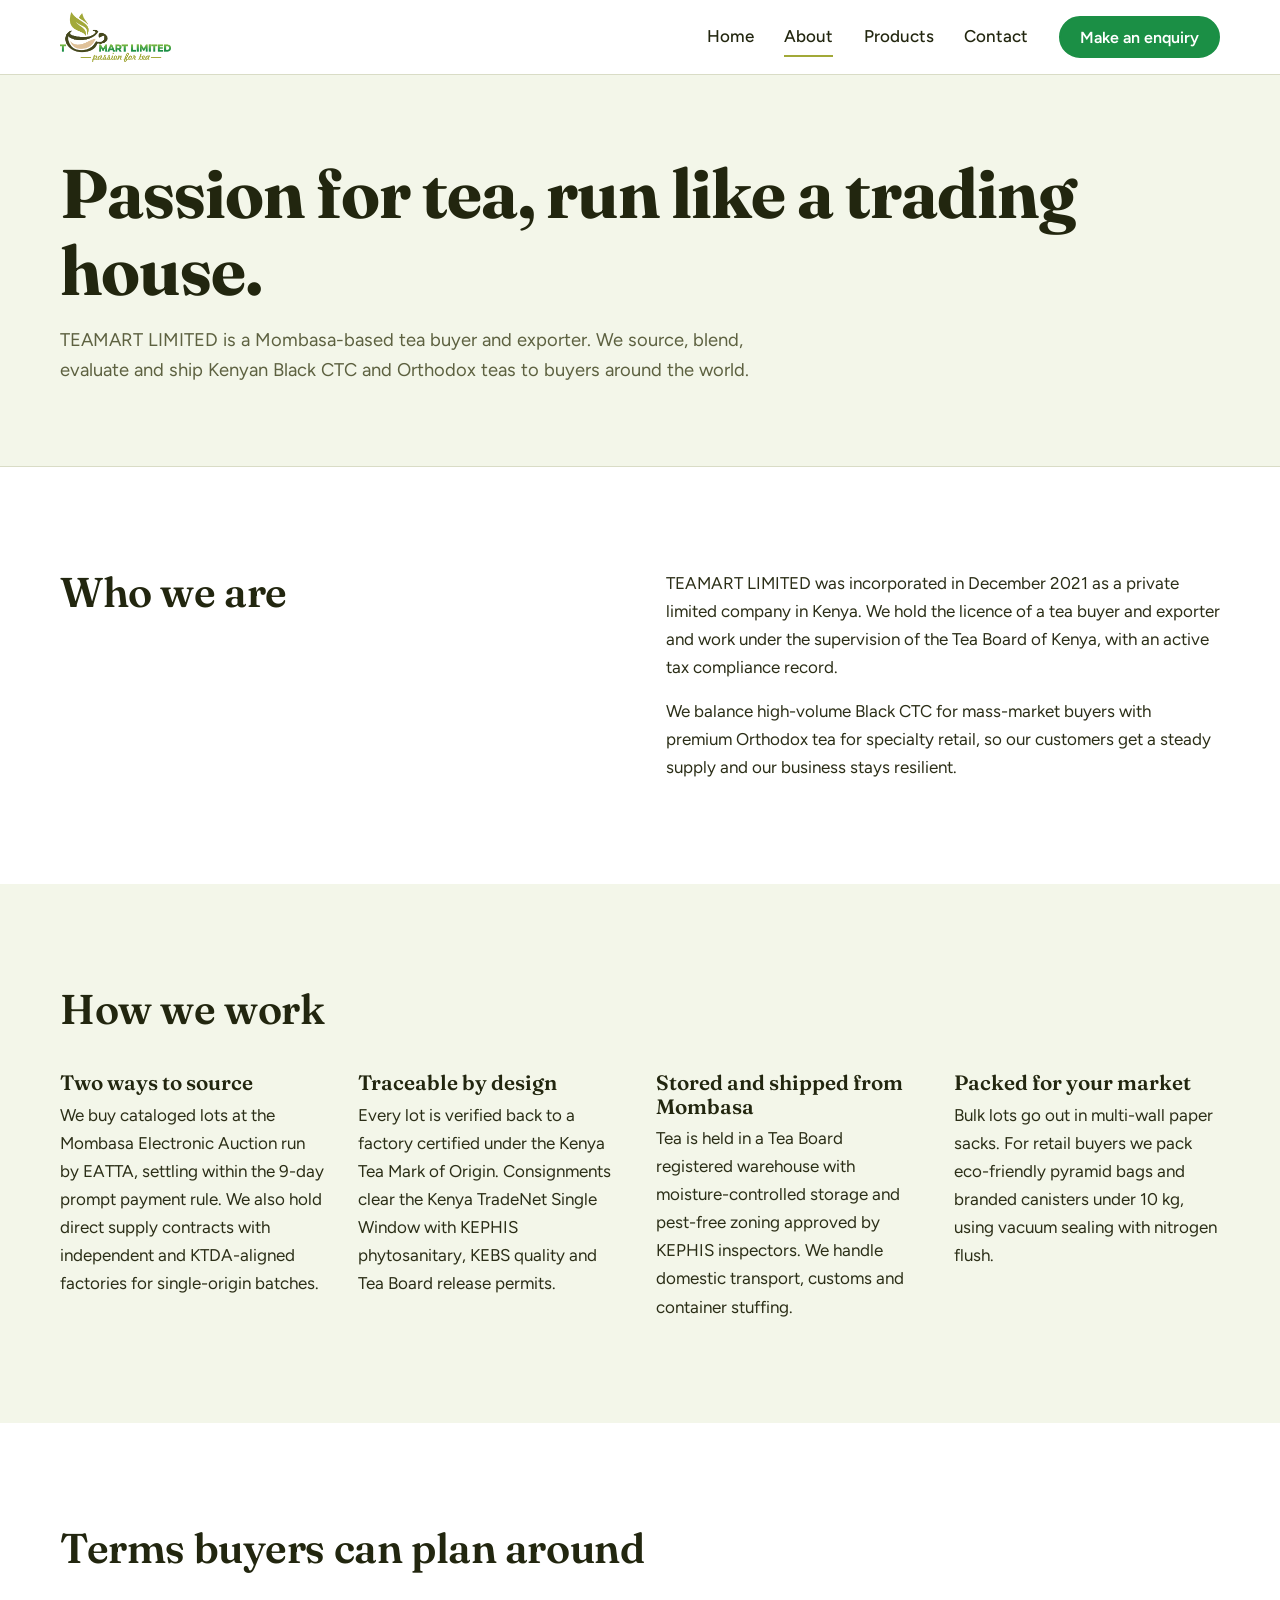
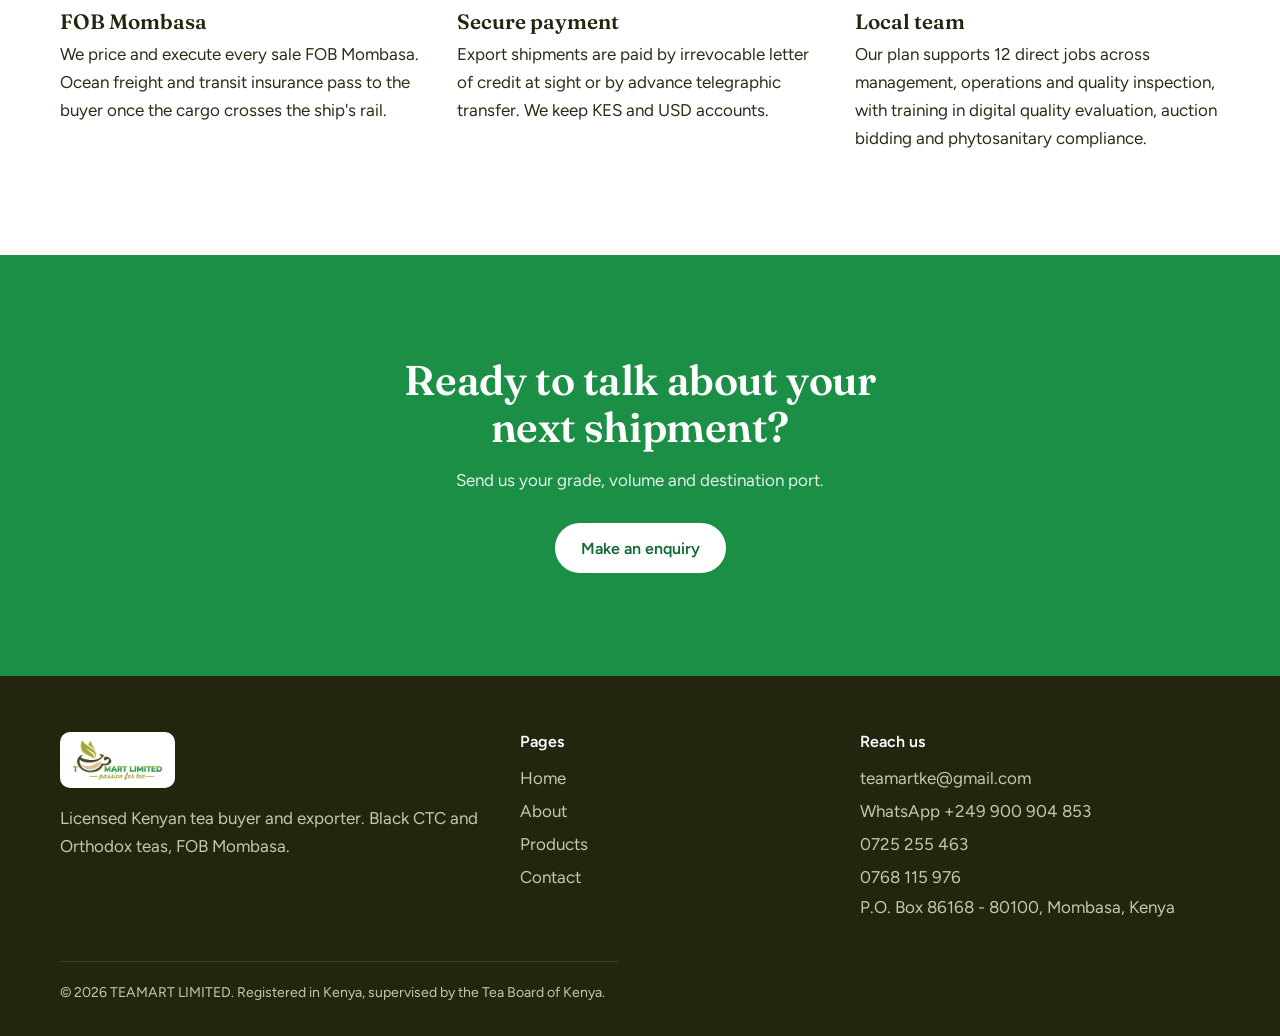
<file: teamart-website/teamart-website/about.html>
<!DOCTYPE html>
<html lang="en">
<head>
<meta charset="utf-8">
<meta name="viewport" content="width=device-width, initial-scale=1">
<title>About | TEAMART LIMITED</title>
<meta name="description" content="TEAMART LIMITED is a licensed Kenyan tea buyer and exporter in Mombasa. Learn how we source, trace, pack and ship Black CTC and Orthodox teas.">
<link rel="icon" href="assets/favicon.png">
<link rel="stylesheet" href="css/style.css">
</head>
<body>
<div id="site-header"></div>
<main>
<div class="phead"><div class="wrap">
  <h1>Passion for tea, run like a trading house.</h1>
  <p>TEAMART LIMITED is a Mombasa-based tea buyer and exporter. We source, blend, evaluate and ship Kenyan Black CTC and Orthodox teas to buyers around the world.</p>
</div></div>

<section><div class="wrap split">
  <div><h2>Who we are</h2></div>
  <div>
    <p>TEAMART LIMITED was incorporated in December 2021 as a private limited company in Kenya. We hold the licence of a tea buyer and exporter and work under the supervision of the Tea Board of Kenya, with an active tax compliance record.</p>
    <p style="margin-top:1rem">We balance high-volume Black CTC for mass-market buyers with premium Orthodox tea for specialty retail, so our customers get a steady supply and our business stays resilient.</p>
  </div>
</div></section>

<section class="tint"><div class="wrap">
  <div class="head"><h2>How we work</h2></div>
  <div class="cols">
    <div><h3>Two ways to source</h3><p>We buy cataloged lots at the Mombasa Electronic Auction run by EATTA, settling within the 9-day prompt payment rule. We also hold direct supply contracts with independent and KTDA-aligned factories for single-origin batches.</p></div>
    <div><h3>Traceable by design</h3><p>Every lot is verified back to a factory certified under the Kenya Tea Mark of Origin. Consignments clear the Kenya TradeNet Single Window with KEPHIS phytosanitary, KEBS quality and Tea Board release permits.</p></div>
    <div><h3>Stored and shipped from Mombasa</h3><p>Tea is held in a Tea Board registered warehouse with moisture-controlled storage and pest-free zoning approved by KEPHIS inspectors. We handle domestic transport, customs and container stuffing.</p></div>
    <div><h3>Packed for your market</h3><p>Bulk lots go out in multi-wall paper sacks. For retail buyers we pack eco-friendly pyramid bags and branded canisters under 10 kg, using vacuum sealing with nitrogen flush.</p></div>
  </div>
</div></section>

<section><div class="wrap">
  <div class="head"><h2>Terms buyers can plan around</h2></div>
  <div class="cols">
    <div><h3>FOB Mombasa</h3><p>We price and execute every sale FOB Mombasa. Ocean freight and transit insurance pass to the buyer once the cargo crosses the ship's rail.</p></div>
    <div><h3>Secure payment</h3><p>Export shipments are paid by irrevocable letter of credit at sight or by advance telegraphic transfer. We keep KES and USD accounts.</p></div>
    <div><h3>Local team</h3><p>Our plan supports 12 direct jobs across management, operations and quality inspection, with training in digital quality evaluation, auction bidding and phytosanitary compliance.</p></div>
  </div>
</div></section>

<section class="band"><div class="wrap">
  <h2>Ready to talk about your next shipment?</h2>
  <p>Send us your grade, volume and destination port.</p>
  <a class="btn" href="contact.html#enquiry">Make an enquiry</a>
</div></section>
</main>
<div id="site-footer"></div>
<script src="js/main.js" defer></script>
</body>
</html>
</file>
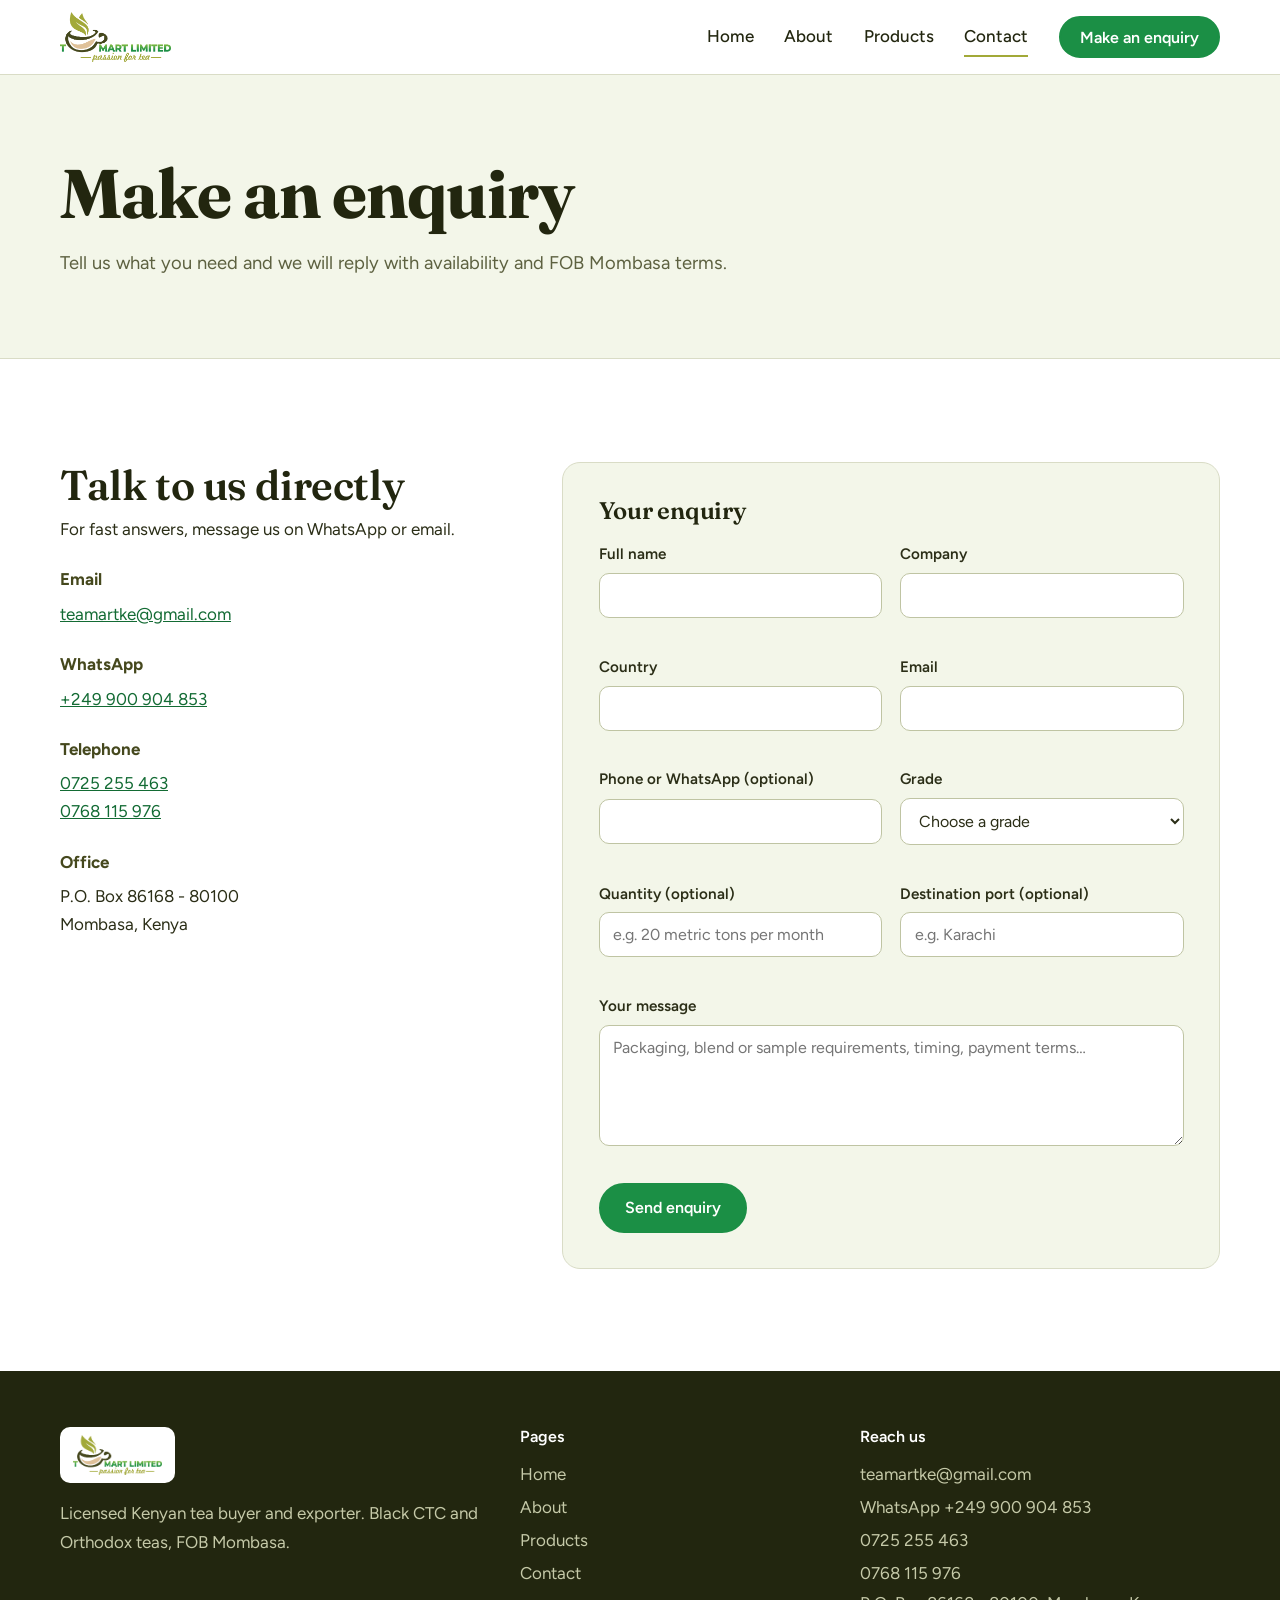
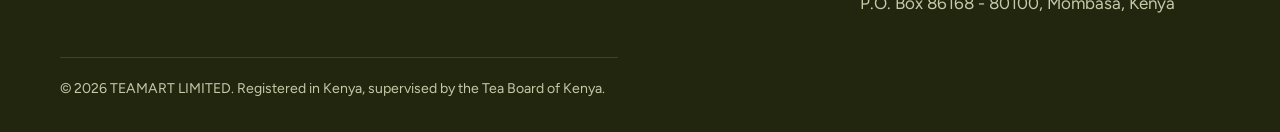
<file: teamart-website/teamart-website/contact.html>
<!DOCTYPE html>
<html lang="en">
<head>
<meta charset="utf-8">
<meta name="viewport" content="width=device-width, initial-scale=1">
<title>Contact and Enquiries | TEAMART LIMITED</title>
<meta name="description" content="Make a tea enquiry with TEAMART LIMITED, Mombasa. Tell us the grade, volume and destination port and we will reply with availability and FOB terms.">
<link rel="icon" href="assets/favicon.png">
<link rel="stylesheet" href="css/style.css">
</head>
<body>
<div id="site-header"></div>
<main>
<div class="phead"><div class="wrap">
  <h1>Make an enquiry</h1>
  <p>Tell us what you need and we will reply with availability and FOB Mombasa terms.</p>
</div></div>

<section><div class="wrap contact">
  <div class="info">
    <h2>Talk to us directly</h2>
    <p>For fast answers, message us on WhatsApp or email.</p>
    <b>Email</b><p><a href="mailto:teamartke@gmail.com">teamartke@gmail.com</a></p>
    <b>WhatsApp</b><p><a href="https://wa.me/249900904853">+249 900 904 853</a></p>
    <b>Telephone</b><p><a href="tel:0725255463">0725 255 463</a><br><a href="tel:0768115976">0768 115 976</a></p>
    <b>Office</b><p>P.O. Box 86168 - 80100<br>Mombasa, Kenya</p>
  </div>

  <form id="enquiry-form" aria-labelledby="enquiry-title" novalidate>
    <h2 id="enquiry-title" class="full" style="font-size:1.5rem" tabindex="-1"><span id="enquiry"></span>Your enquiry</h2>
    <label>Full name<input name="name" autocomplete="name" required><span class="err" role="alert"></span></label>
    <label>Company<input name="company" autocomplete="organization" required><span class="err" role="alert"></span></label>
    <label>Country<input name="country" autocomplete="country-name" required><span class="err" role="alert"></span></label>
    <label>Email<input name="email" type="email" autocomplete="email" required><span class="err" role="alert"></span></label>
    <label>Phone or WhatsApp (optional)<input name="phone" type="tel" autocomplete="tel"><span class="err"></span></label>
    <label>Grade
      <select name="grade" required>
        <option value="">Choose a grade</option>
        <optgroup label="Black CTC">
          <option>BP1 – Broken Pekoe 1</option><option>PF1 – Pekoe Fanning 1</option>
          <option>PD – Pekoe Dust</option><option>D1 – Dust 1</option>
        </optgroup>
        <optgroup label="Orthodox">
          <option>TGFOP – Tippy Golden Flowery Orange Pekoe</option><option>TGBOP – Tippy Golden Broken Orange Pekoe</option>
        </optgroup>
        <option>Several grades or not sure yet</option>
      </select><span class="err" role="alert"></span></label>
    <label>Quantity (optional)<input name="qty" placeholder="e.g. 20 metric tons per month"><span class="err"></span></label>
    <label>Destination port (optional)<input name="port" placeholder="e.g. Karachi"><span class="err"></span></label>
    <label class="full">Your message<textarea name="message" rows="5" placeholder="Packaging, blend or sample requirements, timing, payment terms…" required></textarea><span class="err" role="alert"></span></label>
    <input name="website" tabindex="-1" autocomplete="off" aria-hidden="true" style="position:absolute;left:-9999px;width:1px">
    <div class="full"><button class="btn" type="submit">Send enquiry</button></div>
    <div class="ok" role="status"></div>
  </form>
</div></section>
</main>
<div id="site-footer"></div>
<script src="js/main.js" defer></script>
</body>
</html>
</file>
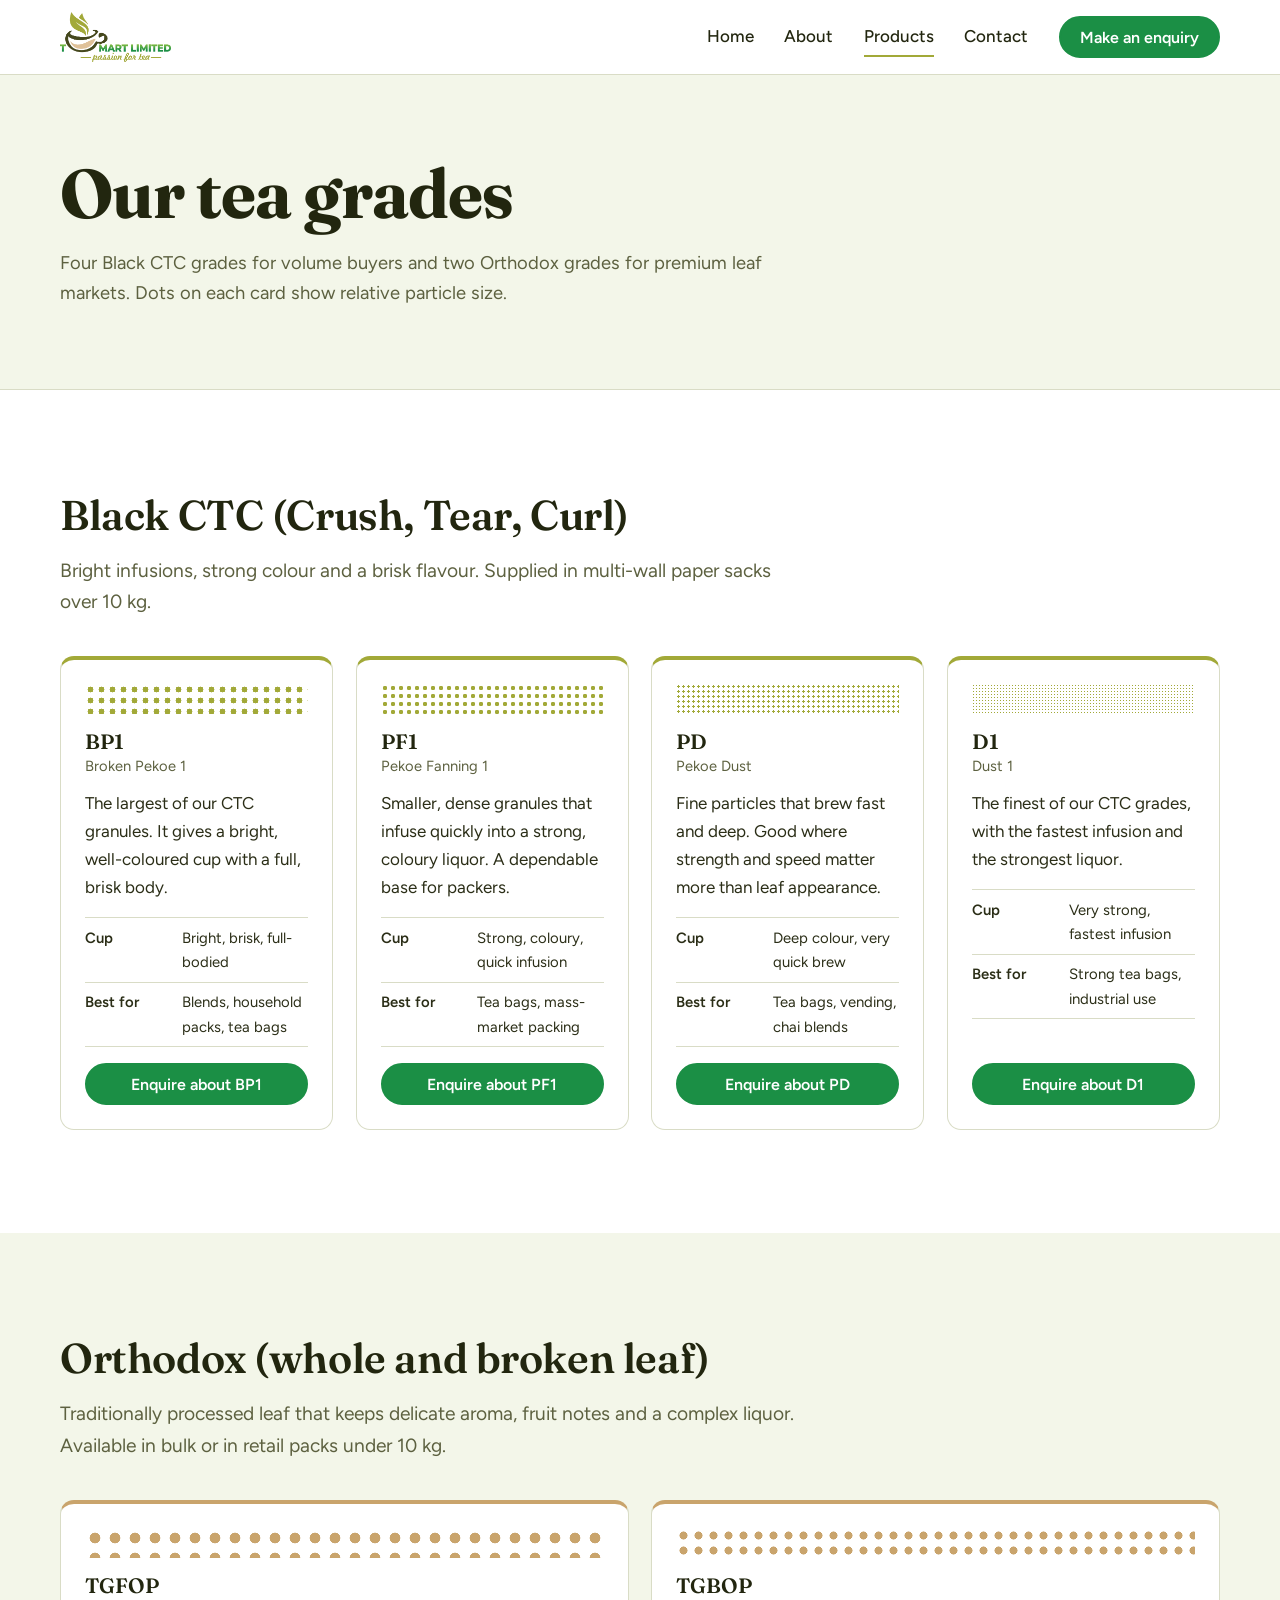
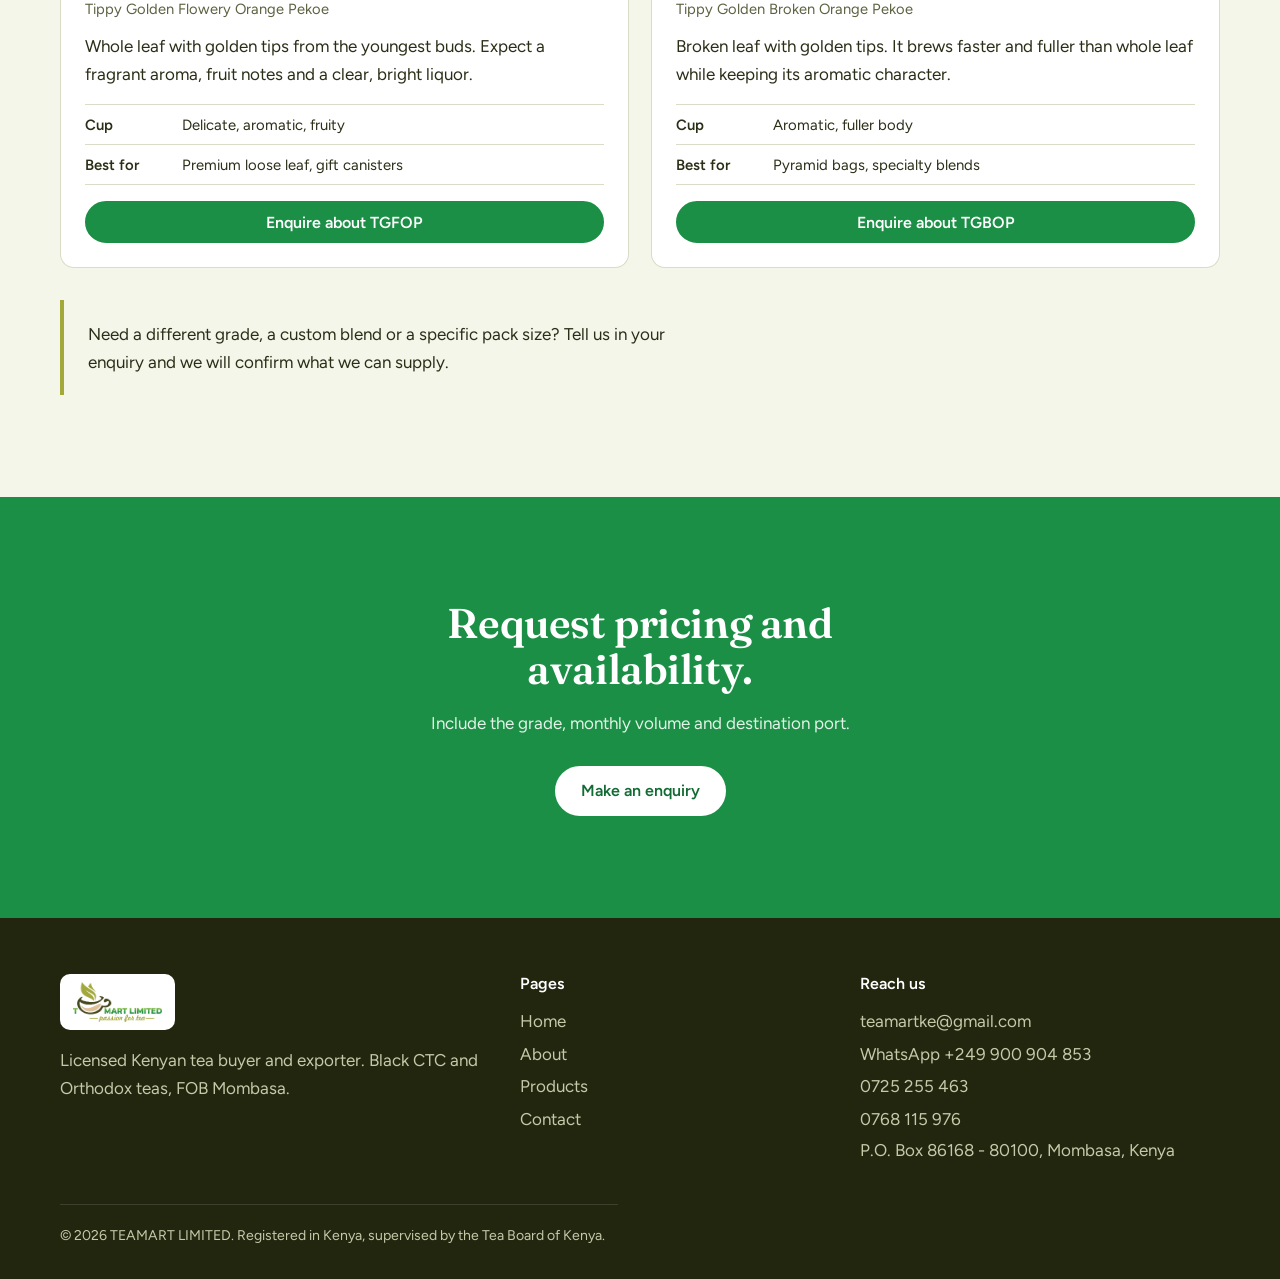
<file: teamart-website/teamart-website/products.html>
<!DOCTYPE html>
<html lang="en">
<head>
<meta charset="utf-8">
<meta name="viewport" content="width=device-width, initial-scale=1">
<title>Products: CTC and Orthodox Tea Grades | TEAMART LIMITED</title>
<meta name="description" content="Kenyan Black CTC grades BP1, PF1, PD and D1, and Orthodox grades TGFOP and TGBOP, supplied in bulk or retail-ready packs from Mombasa.">
<link rel="icon" href="assets/favicon.png">
<link rel="stylesheet" href="css/style.css">
</head>
<body>
<div id="site-header"></div>
<main>
<div class="phead"><div class="wrap">
  <h1>Our tea grades</h1>
  <p>Four Black CTC grades for volume buyers and two Orthodox grades for premium leaf markets. Dots on each card show relative particle size.</p>
</div></div>

<section id="ctc" class="c"><div class="wrap">
  <div class="head"><h2>Black CTC (Crush, Tear, Curl)</h2>
  <p class="lede">Bright infusions, strong colour and a brisk flavour. Supplied in multi-wall paper sacks over 10 kg.</p></div>
  <div class="cards">
    <article class="card"><i class="g" style="--s:11"></i><h3>BP1</h3><em>Broken Pekoe 1</em>
      <p>The largest of our CTC granules. It gives a bright, well-coloured cup with a full, brisk body.</p>
      <dl><div><dt>Cup</dt><dd>Bright, brisk, full-bodied</dd></div><div><dt>Best for</dt><dd>Blends, household packs, tea bags</dd></div></dl>
      <a class="btn" href="contact.html?grade=BP1#enquiry">Enquire about BP1</a></article>
    <article class="card"><i class="g" style="--s:8"></i><h3>PF1</h3><em>Pekoe Fanning 1</em>
      <p>Smaller, dense granules that infuse quickly into a strong, coloury liquor. A dependable base for packers.</p>
      <dl><div><dt>Cup</dt><dd>Strong, coloury, quick infusion</dd></div><div><dt>Best for</dt><dd>Tea bags, mass-market packing</dd></div></dl>
      <a class="btn" href="contact.html?grade=PF1#enquiry">Enquire about PF1</a></article>
    <article class="card"><i class="g" style="--s:5"></i><h3>PD</h3><em>Pekoe Dust</em>
      <p>Fine particles that brew fast and deep. Good where strength and speed matter more than leaf appearance.</p>
      <dl><div><dt>Cup</dt><dd>Deep colour, very quick brew</dd></div><div><dt>Best for</dt><dd>Tea bags, vending, chai blends</dd></div></dl>
      <a class="btn" href="contact.html?grade=PD#enquiry">Enquire about PD</a></article>
    <article class="card"><i class="g" style="--s:3"></i><h3>D1</h3><em>Dust 1</em>
      <p>The finest of our CTC grades, with the fastest infusion and the strongest liquor.</p>
      <dl><div><dt>Cup</dt><dd>Very strong, fastest infusion</dd></div><div><dt>Best for</dt><dd>Strong tea bags, industrial use</dd></div></dl>
      <a class="btn" href="contact.html?grade=D1#enquiry">Enquire about D1</a></article>
  </div>
</div></section>

<section id="orthodox" class="tint o"><div class="wrap">
  <div class="head"><h2>Orthodox (whole and broken leaf)</h2>
  <p class="lede">Traditionally processed leaf that keeps delicate aroma, fruit notes and a complex liquor. Available in bulk or in retail packs under 10 kg.</p></div>
  <div class="cards" style="--tan:#c9a46c">
    <article class="card"><i class="g" style="--s:20"></i><h3>TGFOP</h3><em>Tippy Golden Flowery Orange Pekoe</em>
      <p>Whole leaf with golden tips from the youngest buds. Expect a fragrant aroma, fruit notes and a clear, bright liquor.</p>
      <dl><div><dt>Cup</dt><dd>Delicate, aromatic, fruity</dd></div><div><dt>Best for</dt><dd>Premium loose leaf, gift canisters</dd></div></dl>
      <a class="btn" href="contact.html?grade=TGFOP#enquiry">Enquire about TGFOP</a></article>
    <article class="card"><i class="g" style="--s:15"></i><h3>TGBOP</h3><em>Tippy Golden Broken Orange Pekoe</em>
      <p>Broken leaf with golden tips. It brews faster and fuller than whole leaf while keeping its aromatic character.</p>
      <dl><div><dt>Cup</dt><dd>Aromatic, fuller body</dd></div><div><dt>Best for</dt><dd>Pyramid bags, specialty blends</dd></div></dl>
      <a class="btn" href="contact.html?grade=TGBOP#enquiry">Enquire about TGBOP</a></article>
  </div>
  <p class="note">Need a different grade, a custom blend or a specific pack size? Tell us in your enquiry and we will confirm what we can supply.</p>
</div></section>

<section class="band"><div class="wrap">
  <h2>Request pricing and availability.</h2>
  <p>Include the grade, monthly volume and destination port.</p>
  <a class="btn" href="contact.html#enquiry">Make an enquiry</a>
</div></section>
</main>
<div id="site-footer"></div>
<script src="js/main.js" defer></script>
</body>
</html>
</file>
<file: teamart-website/teamart-website/css/style.css>
@import url('https://fonts.googleapis.com/css2?family=Fraunces:opsz,wght@9..144,400;9..144,600;9..144,700&family=Figtree:wght@400;500;600&display=swap');
:root{--ink:#22260f;--cup:#45481d;--leaf:#a2a938;--brew:#1b8f45;--brew-d:#136b34;--tan:#dfc199;--mist:#f3f6e9;--line:#d9dcc6;--fg:#2b2e17;--mute:#5d6140;
--serif:'Fraunces',Georgia,serif;--sans:'Figtree',system-ui,sans-serif}
*{box-sizing:border-box;margin:0}
html{scroll-behavior:smooth;scroll-padding-top:90px}
body{font:400 1.0625rem/1.65 var(--sans);color:var(--fg);background:#fff;-webkit-font-smoothing:antialiased}
img{max-width:100%;display:block}
a{color:var(--brew-d)}
:focus-visible{outline:3px solid var(--leaf);outline-offset:3px}
h1,h2,h3{font-family:var(--serif);line-height:1.12;color:var(--ink);font-weight:600}
h1{font-size:clamp(2.4rem,5.4vw,4.3rem);font-weight:700;letter-spacing:-.015em}
h2{font-size:clamp(1.8rem,3.4vw,2.6rem);letter-spacing:-.01em}
h3{font-size:1.3rem}
p{max-width:62ch}
.wrap{width:min(1160px,100% - 2.5rem);margin-inline:auto}
section{padding:clamp(3.5rem,8vw,6.5rem) 0}
.tint{background:var(--mist)}
.lede{font-size:1.2rem;color:var(--mute);margin-top:1rem}
.btn{display:inline-block;padding:.85rem 1.5rem;border-radius:999px;background:var(--brew);color:#fff;font-weight:600;text-decoration:none;border:2px solid var(--brew);cursor:pointer;font:600 1rem var(--sans);transition:background .2s}
.btn:hover{background:var(--brew-d);border-color:var(--brew-d)}
.btn.ghost{background:transparent;color:#fff;border-color:rgba(255,255,255,.45)}
.btn.ghost:hover{background:rgba(255,255,255,.12)}
/* header */
header.site{position:sticky;top:0;z-index:20;background:rgba(255,255,255,.94);backdrop-filter:blur(8px);border-bottom:1px solid var(--line)}
header.site .wrap{display:flex;align-items:center;justify-content:space-between;gap:1rem;min-height:74px}
header.site img{height:50px;width:auto}
nav{display:flex;align-items:center;gap:1.9rem}
nav a{text-decoration:none;color:var(--ink);font-weight:500;padding:.3rem 0;border-bottom:2px solid transparent}
nav a:hover,nav a[aria-current]{border-color:var(--leaf)}
nav .btn{color:#fff;padding:.6rem 1.2rem;border:2px solid var(--brew)}
.menu{display:none;background:none;border:1px solid var(--line);border-radius:8px;padding:.5rem .8rem;font:600 .95rem var(--sans);color:var(--ink)}
@media(max-width:820px){.menu{display:block}
nav{display:none;position:absolute;inset:74px 0 auto;background:#fff;flex-direction:column;align-items:flex-start;padding:1.2rem 1.25rem 1.6rem;border-bottom:1px solid var(--line)}
nav.open{display:flex}}
/* hero */
.hero{background:radial-gradient(1000px 500px at 85% 0,#3b4219 0,transparent 60%),var(--ink);color:#e9ecd6;padding:clamp(3.5rem,9vw,7rem) 0}
.hero h1{color:#fff;max-width:15ch}
.hero .lede{color:#cfd3b3}
.hero .grid{display:grid;grid-template-columns:1.15fr .85fr;gap:3.5rem;align-items:center}
.hero .cta{display:flex;gap:.8rem;flex-wrap:wrap;margin-top:2rem}
.ladder{background:rgba(255,255,255,.05);border:1px solid rgba(223,193,153,.3);border-radius:18px;padding:1.6rem 1.7rem}
.ladder h2{font-size:1.05rem;color:var(--tan);font-family:var(--sans);font-weight:600;margin-bottom:1rem}
.ladder li{list-style:none;display:grid;grid-template-columns:70px 1fr auto;gap:1rem;align-items:center;padding:.7rem 0;border-top:1px solid rgba(255,255,255,.1)}
.ladder b{color:#fff;font-weight:600}
.ladder small{color:#b9bd9a;font-size:.85rem}
.ladder .tag{font-size:.8rem;color:var(--leaf);font-weight:600}
.g{display:block;width:62px;height:24px;color:var(--leaf);background:radial-gradient(circle,currentColor 36%,transparent 40%) 0 0/calc(var(--s)*1px) calc(var(--s)*1px)}
.o .g{color:var(--tan)}
.hero .grid>*{animation:in .9s both}.hero .ladder{animation-delay:.2s}
@keyframes in{from{opacity:0;transform:translateY(14px)}}
@media(max-width:900px){.hero .grid{grid-template-columns:1fr}}
/* facts */
.facts{display:grid;grid-template-columns:repeat(4,1fr);gap:1.5rem;padding:2.2rem 0;border-bottom:1px solid var(--line)}
.facts dt{font:600 1.35rem var(--serif);color:var(--cup)}
.facts dd{color:var(--mute);font-size:.95rem}
@media(max-width:760px){.facts{grid-template-columns:1fr 1fr}}
/* layout blocks */
.split{display:grid;grid-template-columns:1fr 1fr;gap:clamp(1.5rem,4vw,3.5rem)}
.lane{border-radius:18px;padding:2rem 2.1rem;background:var(--mist);border:1px solid var(--line)}
.lane.dark{background:var(--cup);color:#e8ebd2;border-color:var(--cup)}
.lane.dark h3{color:#fff}.lane.dark a{color:var(--tan)}
.lane p{margin-top:.7rem}
.lane ul{margin:1rem 0 1.3rem;padding-left:1.1rem}
.head{margin-bottom:2.4rem}
.steps{display:grid;grid-template-columns:repeat(4,1fr);gap:1.4rem;counter-reset:s;list-style:none;padding:0}
.steps li{counter-increment:s;border-top:3px solid var(--leaf);padding-top:1rem}
.steps li::before{content:counter(s);font:700 1.8rem var(--serif);color:var(--brew)}
.steps h3{margin:.2rem 0 .4rem;font-size:1.15rem}
.steps p{font-size:.97rem;color:var(--mute)}
.markets{display:grid;grid-template-columns:1fr 1fr;gap:2rem}
.pills{display:flex;flex-wrap:wrap;gap:.5rem;margin-top:1rem;padding:0;list-style:none}
.pills li{padding:.4rem .95rem;border-radius:999px;background:#fff;border:1px solid var(--line);font-weight:500}
.band{background:var(--brew);color:#fff;text-align:center}
.band h2{color:#fff;margin-inline:auto;max-width:20ch}
.band p{margin:1rem auto 1.8rem;color:#e3f3e8}
.band .btn{background:#fff;color:var(--brew-d);border-color:#fff}
@media(max-width:800px){.split,.markets{grid-template-columns:1fr}.steps{grid-template-columns:1fr 1fr}}
/* page heads */
.phead{background:var(--mist);padding:clamp(3rem,7vw,5rem) 0;border-bottom:1px solid var(--line)}
.phead p{margin-top:1rem;color:var(--mute);font-size:1.15rem}
/* products */
.cards{display:grid;grid-template-columns:repeat(auto-fit,minmax(260px,1fr));gap:1.4rem}
.card{border:1px solid var(--line);border-radius:14px;padding:1.5rem;background:#fff;display:flex;flex-direction:column}
.card .g{width:100%;height:30px;margin-bottom:1rem}
.card h3{display:flex;justify-content:space-between;align-items:baseline;gap:.5rem}
.card em{font-style:normal;color:var(--mute);font-size:.92rem;margin-bottom:.7rem;display:block}
.card dl{margin:1rem 0;font-size:.93rem;border-top:1px solid var(--line)}
.card dl div{display:flex;gap:.8rem;padding:.45rem 0;border-bottom:1px solid var(--line)}
.card dt{font-weight:600;min-width:84px}
.card a.btn{margin-top:auto;text-align:center;padding:.6rem 1rem}
.o .card{border-top:4px solid var(--tan)}.c .card{border-top:4px solid var(--leaf)}
.note{margin-top:2rem;padding:1.2rem 1.5rem;background:var(--mist);border-left:4px solid var(--leaf);border-radius:0 10px 10px 0}
/* about */
.cols{display:grid;grid-template-columns:repeat(auto-fit,minmax(250px,1fr));gap:2rem}
.cols h3{margin-bottom:.4rem}
/* contact */
.contact{display:grid;grid-template-columns:.8fr 1.2fr;gap:clamp(2rem,5vw,4rem);align-items:start}
.info p{margin:.4rem 0 1.4rem}
.info b{display:block;color:var(--cup)}
form{background:var(--mist);border:1px solid var(--line);border-radius:18px;padding:clamp(1.4rem,3vw,2.2rem);display:grid;grid-template-columns:1fr 1fr;gap:1.1rem}
label{display:grid;gap:.35rem;font-weight:600;font-size:.95rem}
label.full,.full{grid-column:1/-1}
input,select,textarea{font:400 1rem var(--sans);padding:.75rem .85rem;border:1px solid #bfc4a3;border-radius:10px;background:#fff;color:var(--fg);width:100%}
input:focus,select:focus,textarea:focus{outline:3px solid rgba(27,143,69,.3);border-color:var(--brew)}
.err{color:#a3281c;font-weight:500;font-size:.85rem;min-height:1em}
[aria-invalid=true]{border-color:#a3281c}
.ok{display:none;grid-column:1/-1;padding:1.2rem 1.4rem;background:#e2f2e7;border:1px solid var(--brew);border-radius:12px}
.ok.show{display:block}
@media(max-width:820px){.contact{grid-template-columns:1fr}form{grid-template-columns:1fr}}
/* footer */
footer.site{background:var(--ink);color:#c5c9a8;padding:3.5rem 0 2rem}
footer.site .grid{display:grid;grid-template-columns:1.4fr 1fr 1.2fr;gap:2.5rem}
footer.site img{height:56px;width:auto;background:#fff;border-radius:10px;padding:.5rem .8rem;margin-bottom:1rem}
footer.site h3{font:600 1rem var(--sans);color:#fff;margin-bottom:.7rem}
footer.site a{color:#c5c9a8;display:block;text-decoration:none;padding:.15rem 0}
footer.site a:hover{color:#fff}
footer.site .fine{margin-top:2.5rem;padding-top:1.2rem;border-top:1px solid rgba(255,255,255,.12);font-size:.88rem}
@media(max-width:760px){footer.site .grid{grid-template-columns:1fr}}
@media(prefers-reduced-motion:reduce){*{animation:none!important;scroll-behavior:auto!important;transition:none!important}}
</file>
